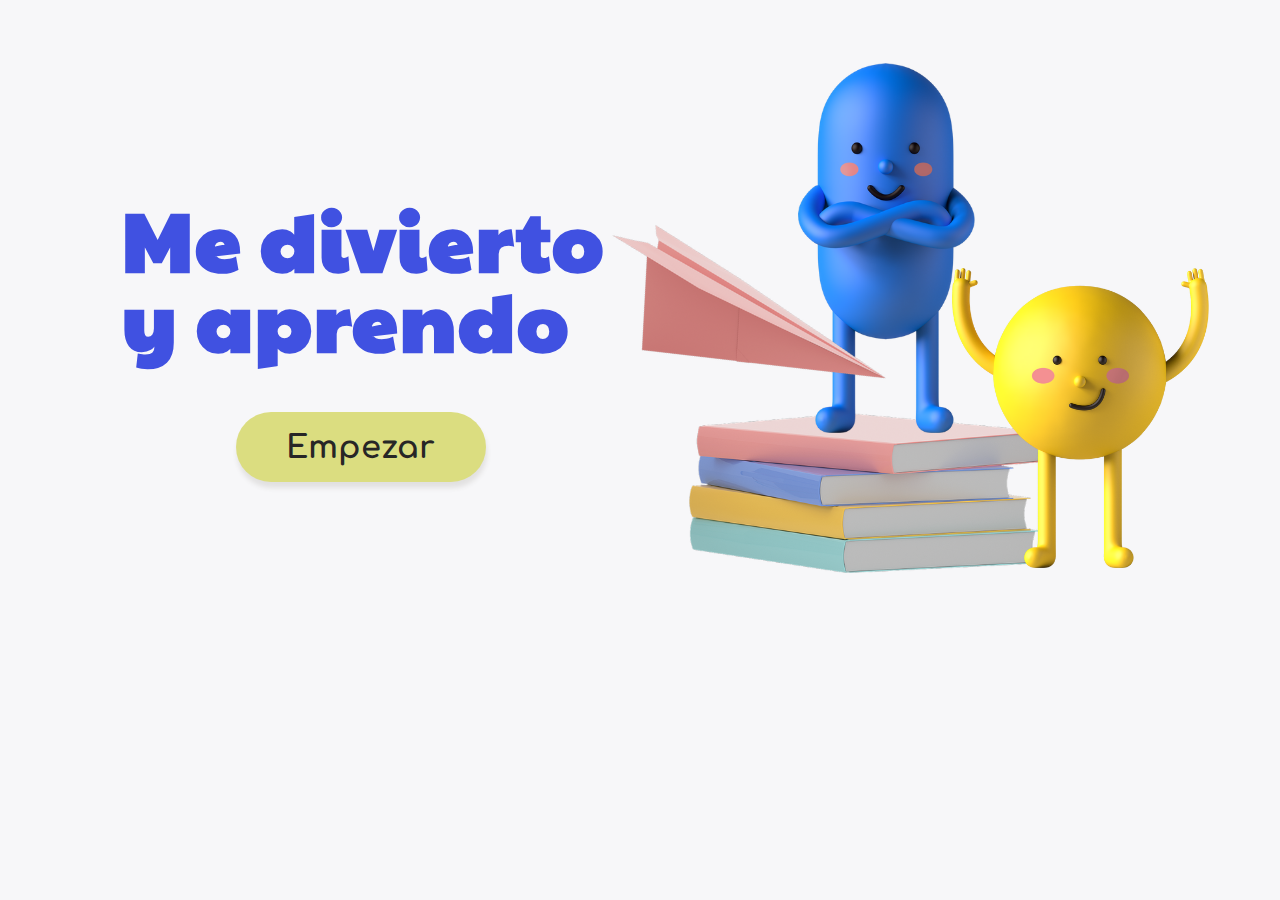
<file: index.html>
<!DOCTYPE html>
<html lang="en">
<head>
    <meta charset="UTF-8">
    <meta http-equiv="X-UA-Compatible" content="IE=edge">
    <meta name="viewport" content="width=device-width, initial-scale=1.0">
    <link rel="stylesheet" type="text/css" href="./styles/index.css"/>
    <link rel="stylesheet" type="text/css" href="//fonts.googleapis.com/css?family=Paytone+One|Comfortaa"/>
    <title>Aprendo-Home</title>
</head>
<body class="bg-gray">

    <div class="container">

        <div class="container-titulo">
            <h1 class="titulo">Me divierto y aprendo</h1>
            <button id="btnEmpezar" class="btn-empezar" >Empezar</button>
        </div>
   
        <div class="container-img">
            <div class="img-avion">
                <img id="avion" src="./public/img/avion.png">
            </div>
            <div class="img-azul">
                <img id="azul" src="./public/img/azul.png">
            </div>
            <div class="img-libros">
                <img id="libros" src="./public/img/libros.png">
            </div>
            <div class="img-amarillo">
                <img id="amarillo" src="./public/img/amarillo.png">
            </div>
        </div>
    </div>

    <script src="./js/index.js" type="module"></script>
</body>
</html>
</file>
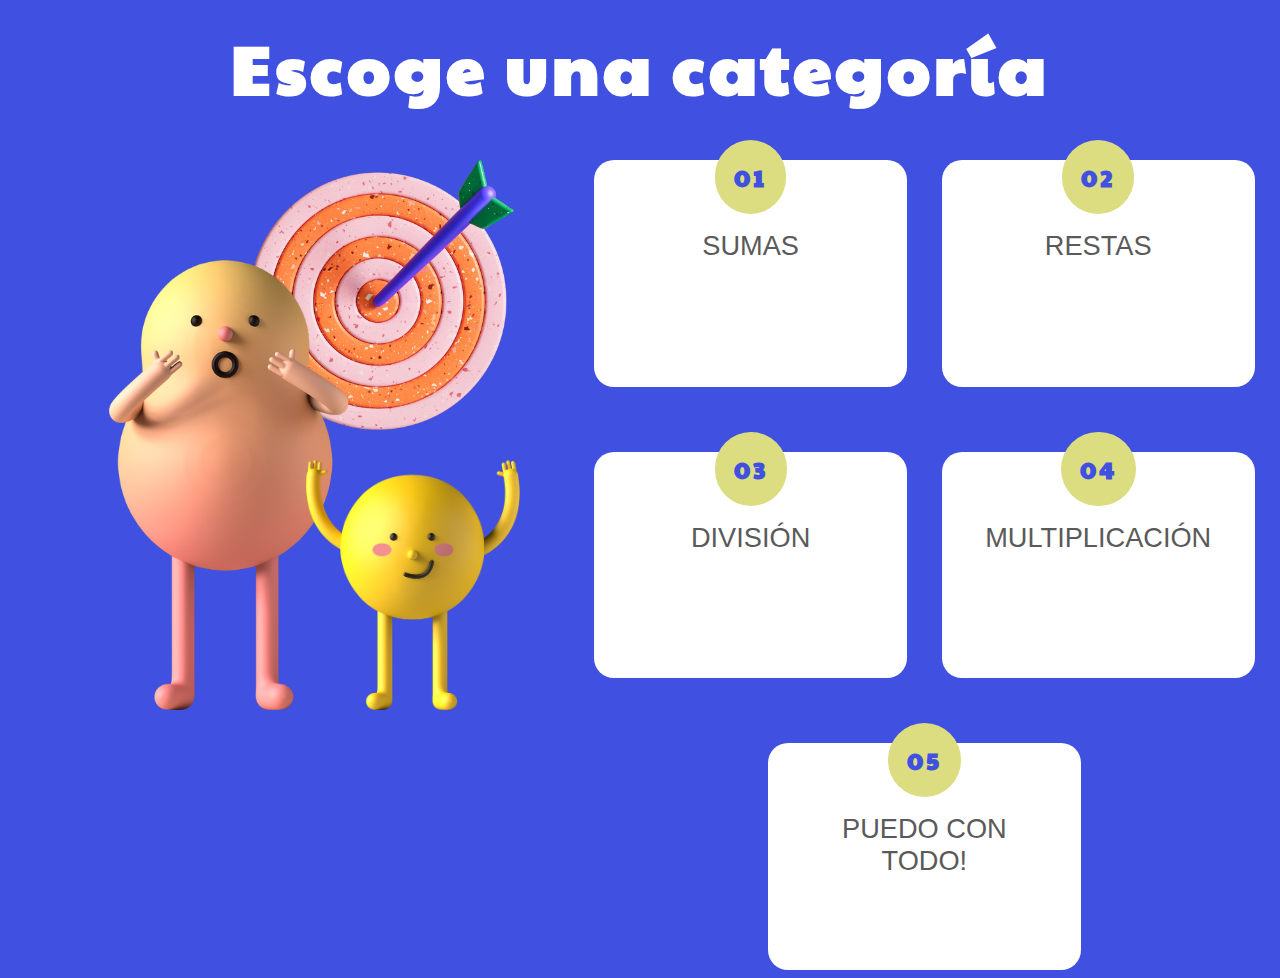
<file: categories.html>
<!DOCTYPE html>
<html lang="en">
<head>
    <meta charset="UTF-8">
    <meta http-equiv="X-UA-Compatible" content="IE=edge">
    <meta name="viewport" content="width=device-width, initial-scale=1.0">
    <link rel="stylesheet" type="text/css" href="./styles/categories.css">
    <link rel="stylesheet" type="text/css" href="//fonts.googleapis.com/css?family=Paytone+One">
    <title>Document</title>
</head>
<body class="bg-color">

    <div class="container">
        <div class="container-titulo">
            <h1 class="titulo">Escoge una categoría</h1>
        </div>
        <div class="container-img">
            <div class="img-flecha"> 
                <img id="flecha" src="./public/img/flecha.png">
            </div>
            <div class="img-papa">
                <img id="papa" src="./public/img/papa.png">
            </div>
            <div class="img-amarillo">
                <img id="amarillo" src="./public/img/amarillo.png">
            </div>
        </div>
        <div class="container-categorias">
            <div class="card">
                <span class="card-number">01</span>
                <span class="card-title">SUMAS</span>
            </div>
            <div class="card">
                <span class="card-number">02</span>
                <span class="card-title">RESTAS</span>
            </div>
            <div class="card">
                <span class="card-number">03</span>
                <span class="card-title">DIVISIÓN</span>
            </div>
            <div class="card">
                <span class="card-number">04</span>
                <span class="card-title">MULTIPLICACIÓN</span>
            </div>
            <div class="card">
                <span class="card-number">05</span>
                <span class="card-title">PUEDO CON TODO!</span>
            </div>
        </div>
    </div>
</body>
</html>
</file>
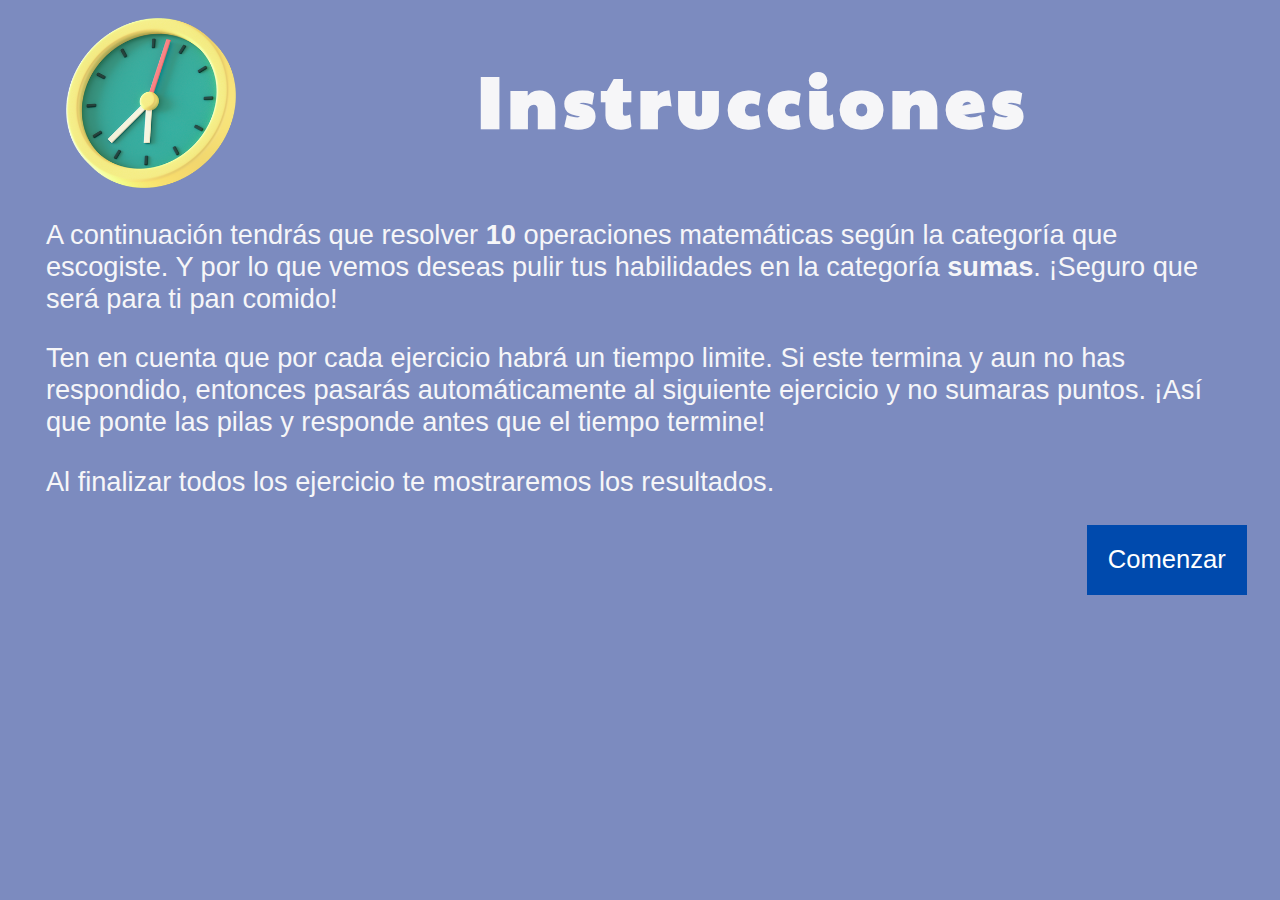
<file: consejos.html>
<!DOCTYPE html>
<html lang="en">
<head>
    <meta charset="UTF-8">
    <meta http-equiv="X-UA-Compatible" content="IE=edge">
    <meta name="viewport" content="width=device-width, initial-scale=1.0">
    <link rel="stylesheet" type="text/css" href="./styles/consejos.css">
    <link rel="stylesheet" type="text/css" href="//fonts.googleapis.com/css?family=Paytone+One">
    <title>Document</title>
</head>
<body class="bg-color">

    <div class="container">

        <div class="container-encabezado">
            <div class="container-img">
                <img id="reloj" src="./public/img/reloj.png">
            </div>
            <h1 class="titulo">Instrucciones</h1>
        </div>

        <div class="container-parrafo">
            <p>
                A continuación tendrás que resolver <span style="font-weight:bold">10</span> operaciones 
                matemáticas según la categoría que escogiste. 
                Y por lo que vemos deseas pulir tus habilidades
                en la categoría <span style="font-weight:bold">sumas</span>. ¡Seguro que será para ti 
                pan comido!
            </p>
            <p>
                Ten en cuenta que por cada ejercicio habrá un 
                tiempo limite. Si este termina y aun no has 
                respondido, entonces pasarás automáticamente 
                al siguiente ejercicio y no sumaras puntos. 
                ¡Así que ponte las pilas y responde antes 
                que el tiempo termine!

            </p>
            <p>
                Al finalizar todos los ejercicio te mostraremos 
                los resultados.
            </p>
        </div>

        <div class="form-control">
            <button>Comenzar</button>
        </div>

    </div>
</body>
</html>
</file>
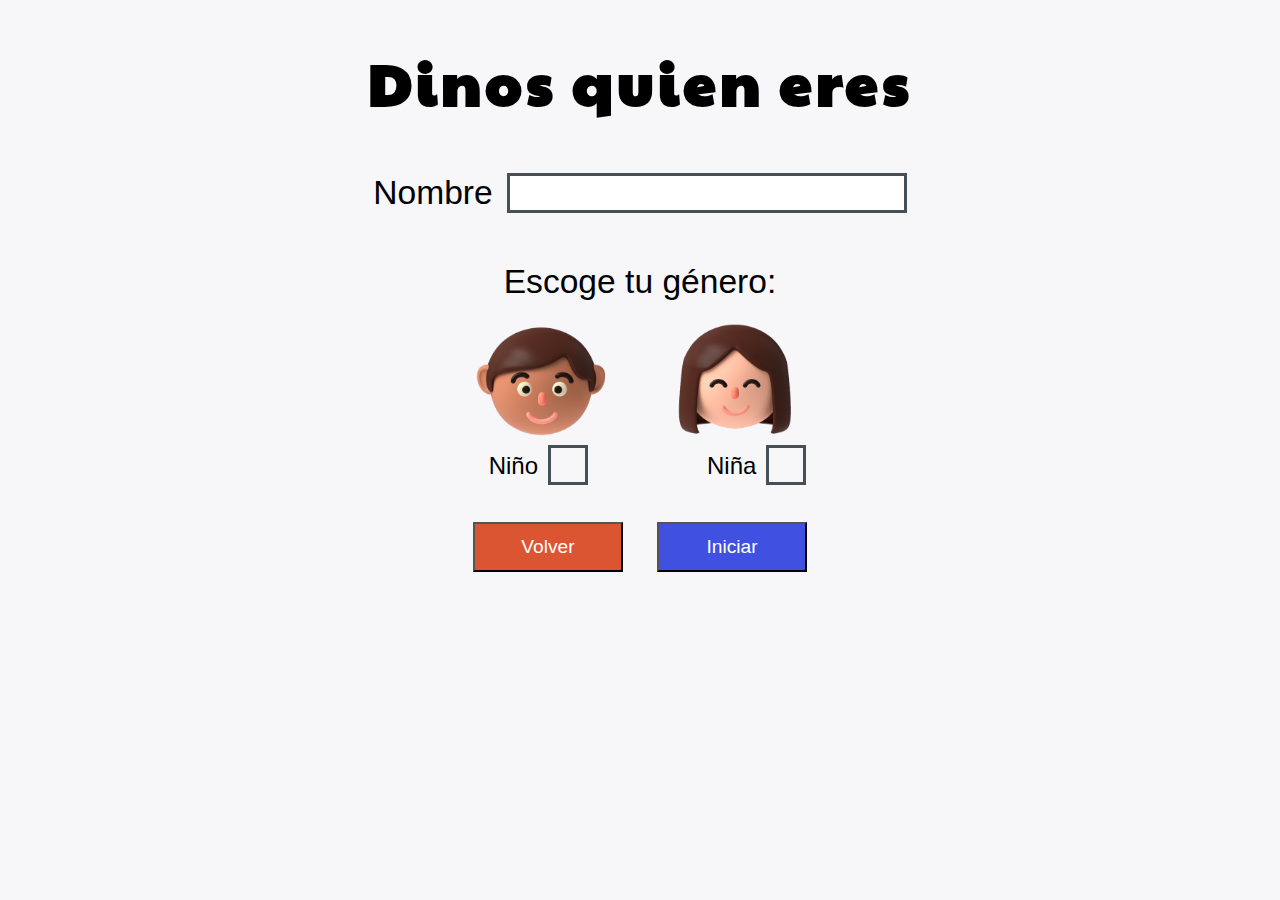
<file: register.html>
<!DOCTYPE html>
<html lang="en">
<head>
    <meta charset="UTF-8">
    <meta http-equiv="X-UA-Compatible" content="IE=edge">
    <meta name="viewport" content="width=device-width, initial-scale=1.0">
    <link rel="stylesheet" type="text/css" href="./styles/register.css">
    <link rel="stylesheet" type="text/css" href="//fonts.googleapis.com/css?family=Paytone+One">
    <title>Document</title>
</head>
<body class="bg-gray">
    <h1 class="titulo">Dinos quien eres</h1>
    
    <div class="form-control">
        <label class="lb-nombre">Nombre</label>
        <input class="txt-nombre" type="text">
    </div>

    <div class="form-control">
        <label class="lb-genero">Escoge tu género:</label>
        <div class="img-container">
            <img src="./public/img/chico.png">
            <img src="./public/img/chica.png">
        </div>

        <input type="radio" id="rb-chico" name="rb-genero" class="rb-chico">
        <label class="lbl-chico" for="rb-chico">Niño</label>
        
        <input type="radio" id="rb-chica" name="rb-genero" class="rb-chica">
        <label class="lbl-chica" for="rb-chica">Niña</label>
    </div>
    <div class="from-control">
        <div class="form-button">
            <button class="btn-volver">Volver</button>
            <button class="btn-iniciar">Iniciar</button>
        </div>
    </div>
    
</body>
</html>
</file>
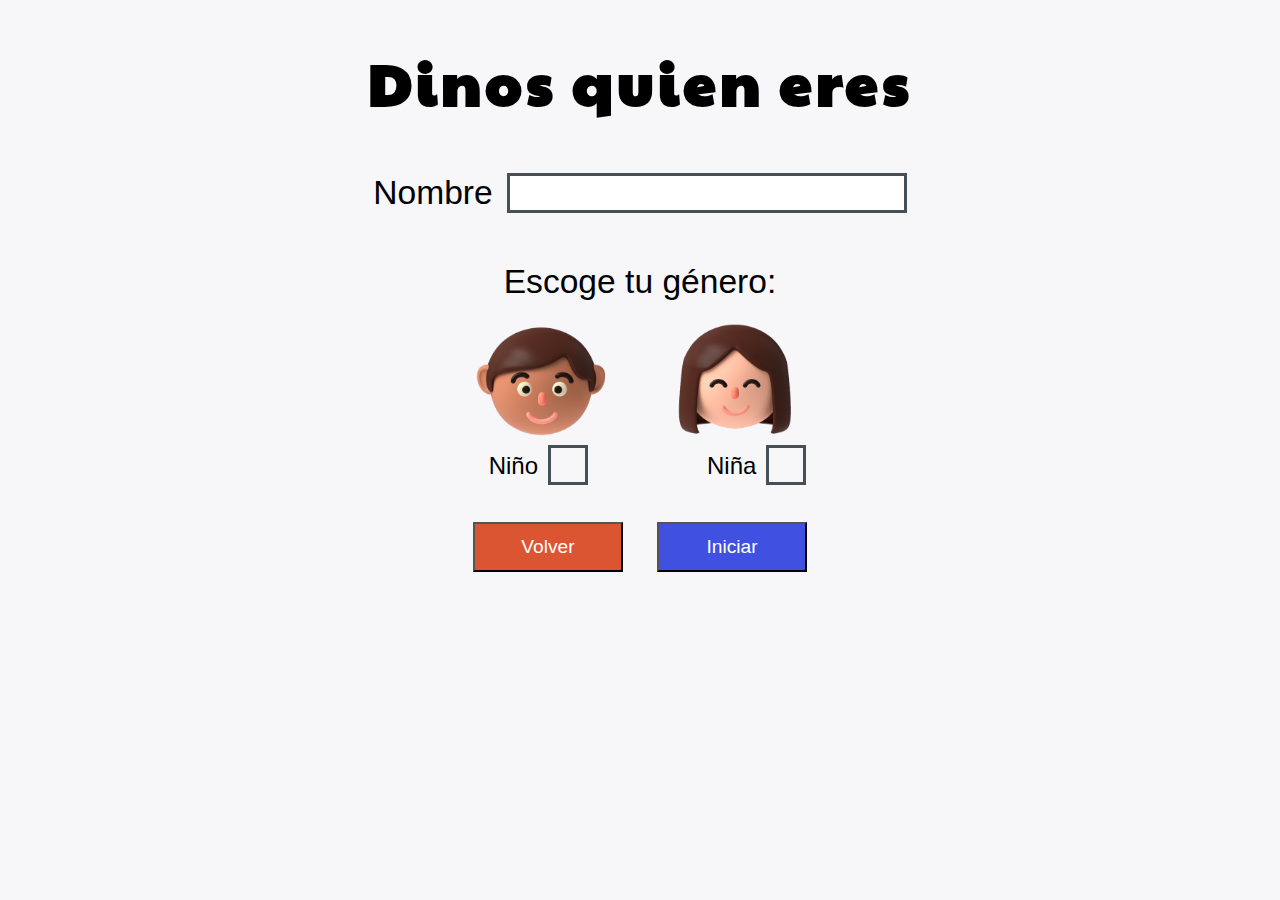
<file: pages/register.html>
<!DOCTYPE html>
<html lang="en">
<head>
    <meta charset="UTF-8">
    <meta http-equiv="X-UA-Compatible" content="IE=edge">
    <meta name="viewport" content="width=device-width, initial-scale=1.0">
    <link rel="stylesheet" type="text/css" href="../styles/register.css">
    <link rel="stylesheet" type="text/css" href="../styles/modal.css">
    <link rel="stylesheet" type="text/css" href="//fonts.googleapis.com/css?family=Paytone+One|Comfortaa">
    <title>Aprendo-Registrarse</title>
</head>
<body class="bg-gray">
    <script type="module">
        import { existSessionOpen } from "../js/authorize.js";
        import { redirectToCategories } from "../js/routes.js";
        if(existSessionOpen()){
        redirectToCategories();
        }
     </script>

    <h1 class="titulo">Dinos quien eres</h1>
    
    <div class="form-control">
        <label for="txtNombre" class="lb-nombre">Nombre</label>
        <input id="txtNombre" class="txt-nombre" type="text">
    </div>

    <div class="form-control">
        <label class="lb-genero">Escoge tu género:</label>
        <div class="img-container">
            <img src="../public/img/chico.png">
            <img src="../public/img/chica.png">
        </div>

        <input type="radio" id="rbChico" name="rb-genero" class="rb-chico">
        <label class="lbl-chico" for="rbChico">Niño</label>
        
        <input type="radio" id="rbChica" name="rb-genero" class="rb-chica">
        <label class="lbl-chica" for="rbChica">Niña</label>
    </div>
    
    <div class="from-control">
        <div class="form-button">
            <button id="btnVolver" class="btn-volver">Volver</button>
            <button id="btnIniciar" class="btn-iniciar">Iniciar</button>
        </div>
    </div>
    
    <div id="modalRegister" class="container-modal">
        <div class="modal">
            <div class="modal-header">
                <img id="iconAlert" src="../public/icon/alert.png">
            </div>
            <div class="modal-body">
                <h3 class="modal-title">Por favor, completa la información solicitada</h3>
                <button id="btnAceptar" class="btn-aceptar">Aceptar</button>
            </div>
        </div>
    </div>

    <script src="../js/register.js" type="module"></script>
</body>
</html>
</file>
<file: styles/index.css>
* {
    box-sizing: border-box;
}

/*Fondos de pantalla*/
.bg-gray{
    background-color: #f7f7f9;
}

/*paneles*/
.container{
 height: 94vh;
 display: flex;
 flex-wrap: wrap;
 align-items:stretch;
}

.container-titulo {
    width: 50%;
}

.container-img {
    position: relative;
    width: 50%;
}


/*Texto titulo pagina*/
.titulo {
    font-family: "Paytone One"; 
    letter-spacing: 2px;
    line-height: 80px;
    color: #4051e1;
    font-size: 5.1em;
    margin-top: 30%;
    margin-left: 18%;
}


.btn-empezar{
    width: 250px;
    height:70px;
    border-radius: 60px;
    color: rgba(39, 38, 38);
    font-size: 2em;
    font-family: "Comfortaa";
    font-weight: bold;
    margin-left: 36%;
    background-color: rgb(219 221 128);
    border: 5px rgb(125, 126, 58);
    box-shadow: 1px 6px 5px rgb(226, 225, 225);
}

.btn-empezar:hover{
    background-color: rgb(227, 230, 64);
    color: rgb(41, 41, 41);
    box-shadow: 1px 6px 5px rgb(180, 179, 179);
}

.img-avion{
    position: absolute;
    top: 260px;
    right: 60%;
    transform: rotate(24deg);
    z-index: 2;
}

.img-azul{
    height: 120px;
    position: absolute;
    top: 55px;
    right:47%;
    z-index:1;
}

.img-libros{
    height: 160px;
    position: absolute;
    top: 405px;
    right: 36%;
}

.img-amarillo {
    height: 300px;
    position: absolute;
    top: 260px;
    right: 10%;
}

#avion {
    height: 120px;;
}

#azul {
    height: 370px;
}

#amarillo {
    height: 300px;
}

#libros {
    height: 160px;
}

/*Desde aqui se maneja los tamaños de la pantalla*/
/*Para pantallas menores a 600 px*/
@media screen and (max-width:1200px){
    .container {
        height: 100vh;
    }
    .container-titulo {
        text-align: center;
        width: 100%;
        height: 40%;
    }
    
    .container-img {
        width: 100%;
        height: 60%;
    }

    .titulo {
        letter-spacing: 2px;
        line-height: 50px;
        color: #4051e1;
        font-size: 5em;
        margin-top: 7%;
        margin-left: 0%;
    }

    .btn-empezar{
        width: 190px;
        height:70px;
        font-size: 2em;
        font-weight: bold;
        margin-left: 0%;
    }
    
    .img-avion{
        position: absolute;
        top: 160px;
        right: 48%;
        transform: rotate(24deg);
        z-index: 2;
    }

    .img-azul{
        position: absolute;
        top: 25px;
        right:39%;
        z-index:1;
    }

    .img-libros{
        position: absolute;
        top: 260px;
        right: 33%;
    }

    .img-amarillo {
        position: absolute;
        top: 166px;
        right: 19%;
        z-index: 3;
    }
    
    #avion {
        height: 90px;;
    }

    #azul {
        height: 250px;
    }

    #amarillo {
        height: 200px;
    }

    #libros {
        height: 110px;
    }
}

/*Para pantallas menores a 600 px*/
@media screen and (max-width:600px){
    .container {
        height: 100vh;
    }
    .container-titulo {
        text-align: center;
        width: 100%;
        height: 40%;
    }
    
    .container-img {
        width: 100%;
        height: 60%;
    }

    .titulo {
        letter-spacing: 2px;
        line-height: 35px;
        color: #4051e1;
        font-size: 3em;
        margin-top: 7%;
        margin-left: 0%;
    }

    .btn-empezar{
        width: 150px;
        height:70px;
        font-size: 1.2em;
        font-weight: bold;
        margin-left: 0%;
    }
    
    .img-avion{
        position: absolute;
        top: 140px;
        right: 59%;
        transform: rotate(24deg);
        z-index: 2;
    }

    .img-azul{
        position: absolute;
        top: 20px;
        right:39%;
        z-index:1;
    }

    .img-libros{
        position: absolute;
        top: 240px;
        right: 33%;
    }

    .img-amarillo {
        position: absolute;
        top: 146px;
        right: 12%;
        z-index: 3;
    }
    
    #avion {
        height: 70px;;
    }

    #azul {
        height: 230px;
    }

    #amarillo {
        height: 190px;
    }

    #libros {
        height: 100px;
    }
}

/*Para pantallas menores a 346 px*/
@media screen and (max-width:400px){
    .container {
        height: 100vh;
    }
    .container-titulo {
        text-align: center;
        width: 100%;
        height: 40%;
    }
    
    .container-img {
        width: 100%;
        height: 60%;
    }

    .titulo {
        letter-spacing: 2px;
        line-height: 30px;
        color: #4051e1;
        font-size: 2em;
        margin-top: 7%;
        margin-left: 0%;
    }

    .btn-empezar{
        width: 150px;
        height:70px;
        font-size: 1.2em;
        font-weight: bold;
        margin-left: 0%;
    }
    
    .img-avion{
        position: absolute;
        top: 140px;
        right: 56%;
        transform: rotate(24deg);
        z-index: 2;
    }

    .img-azul{
        position: absolute;
        top: 20px;
        right:37%;
        z-index:1;
    }

    .img-libros{
        position: absolute;
        top: 210px;
        right: 29%;
    }

    .img-amarillo {
        position: absolute;
        top: 116px;
        right: 1%;
        z-index: 3;
    }
    
    #avion {
        height: 60px;;
    }

    #azul {
        height: 200px;
    }

    #amarillo {
        height: 160px;
    }

    #libros {
        height: 70px;
    }
}
</file>
<file: styles/categories.css>
*{
    box-sizing: border-box;
}

.bg-color {
    background-color: rgb(64 81 225);
}

.container{
    display: flex;
    flex-wrap: wrap;
}

.container-titulo{
    width: 100%;
    text-align: center;
}

.titulo {
    margin-top: 10px;
    color: white;
    font-family: "Paytone One";
    font-size: 4.3em;
    letter-spacing: 4px;
}

.container-img{
    width: 45%;
    position: relative;
    height: 90vh;
}

.container-categorias{
    width: 55%;
    display: flex;
    flex-wrap: wrap;
    justify-content: space-around;
    align-content: space-between;

}

#flecha{
    height: 270px;
}

#papa{
    height: 450PX;
}

#amarillo{
height: 250px;
}

.img-flecha{
    position: absolute;
    right: 11%;
}

.img-papa{
    position: absolute;
    right: 40%;
    top: 100px;
}

.img-amarillo{
    position: absolute;
    right: 10%;
    top: 300px;
}

/*Aqui se le da estilos a las card de categorias*/
.card{
    background-color: white;
    width: 45%;
    height: 28%;
    border-radius: 20px;
    position: relative;
    text-align: center;
    cursor: pointer;
}

.card-number{
    padding: 20px 19px;
    border-radius: 40px;
    background-color: rgb(219 221 128);
    color: rgb(64 81 225);
    font-size: 1.5em;
    font-weight: bold;
    font-family: "Paytone One";
    letter-spacing: 3px;

}

.card-title{
    position: absolute;
    width: 80%;
    right: 10%;
    text-align: center;
    top: 70px;
    font-size: 1.7em;
    font-family: sans-serif;
    color: rgb(90 90 90);
}

/*Hover en tarjetas*/
.card:hover{
    background-color: rgb(235, 235, 235);
    transition: all 300ms;
}

/*Boton*/
.form-control
{
    text-align: left;
}

button {
    width: 150px;
    height: 50px;
    color: white;
    font-size: 1.2em;
}

.btn-volver{
    background-color: rgb(219, 85, 51);
}

.btn-volver:hover{
    box-shadow: -5px 5px 5px rgb(130, 135, 180);
}

/*Desde aqui se maneja los tamaños de la pantalla*/
/*Para pantallas menores a 600 px*/
@media screen and (max-width:1200px){
    .titulo {
        font-size: 3em;
        letter-spacing: 4px;
    }
    .container-img{
        width: 45%;
        height: 60vh;
    }

    #flecha{
        height: 150px;
    }
    
    #papa{
        height: 249PX;
    }
    
    #amarillo{
    height: 138px;
    }

    .img-flecha{
        position: absolute;
        right: 25%;
    }
    
    .img-papa{
        position: absolute;
        right: 45%;
        top: 100px;
    }
    
    .img-amarillo{
        position: absolute;
        right: 15%;
        top: 211px;
    }

    .container-categorias{
        width: 55%;
        height: 400px;
        display: flex;
    }

    .card{
        width: 45%;
        height: 110px;
    }
    
    .card-title{
        top: 55px;
        font-size: 1em;
    }
}

/*Para pantallas menores a 600 px*/
@media screen and (max-width:600px){
    .titulo {
        font-size: 2.7em;
        letter-spacing: 4px;
    }
    .container-img{
        width: 45%;
        height: 60vh;
    }

    #flecha{
        height: 150px;
    }
    
    #papa{
        height: 249PX;
    }
    
    #amarillo{
    height: 138px;
    }

    .img-flecha{
        position: absolute;
        right: 25%;
    }
    
    .img-papa{
        position: absolute;
        right: 45%;
        top: 100px;
    }
    
    .img-amarillo{
        position: absolute;
        right: 15%;
        top: 211px;
    }

    .container-categorias{
        width: 55%;
        height: 700px;
        display: flex;
        flex-wrap: nowrap;
        flex-direction: column;
    }

    .card{
        width: 100%;
        height: 110px;
    }
    
    .card-title{
        top: 60px;
        font-size: 1.3em;
    }
}

/*Para pantallas menores a 346 px*/
@media screen and (max-width:400px){
    .titulo {
        margin-top: 0px;
        font-size: 2.5em;
        letter-spacing: 3px;
    }
    .container-img{
        width: 100%;
        height: 60vh;
    }

    #flecha{
        height: 150px;
    }
    
    #papa{
        height: 249PX;
    }
    
    #amarillo{
    height: 138px;
    }

    .img-flecha{
        position: absolute;
        right: 25%;
    }
    
    .img-papa{
        position: absolute;
        right: 45%;
        top: 100px;
    }
    
    .img-amarillo{
        position: absolute;
        right: 15%;
        top: 211px;
    }

    .container-categorias{
        width: 100%;
        height: 700px;
        display: flex;
        flex-wrap: nowrap;
        flex-direction: column;
    }

    .card{
        width: 100%;
        height: 110px;
    }
    
    .card-title{
        top: 60px;
        font-size: 1.3em;
    }
}
</file>
<file: styles/consejos.css>
*{
    box-sizing: border-box;
}

.bg-color{
    background-color: rgb(124 139 191);
}

.container {
    display: flex;
    flex-direction: column;
}

.container-encabezado{
    display: flex;
    flex-wrap: wrap;
}

.container-img{
    padding-top: 10px;
    text-align: right;
    width: 18%;
}

.container-parrafo{
 margin: 0 3%;
}

.form-control{
    text-align: right;
    padding-right: 2%;

}

#reloj{
    height: 170px;
}

.titulo{
    padding-top: 40px;
    margin: 0px;
    text-align: center;
    width: 82%;
    font-size: 4.5em;
    color: rgb(246, 246, 248);
    font-family: "Paytone One";
    letter-spacing: 6px;
}

p{
    color: rgb(246, 246, 248);;
    font-size: 1.7em;
    font-family: sans-serif;

}

button{
    height: 70px;
    width: 160px;
    font-size: 1.6em;
    background-color: rgb(0 74 173);
    color: white;
    border: none;
}

button:hover{
    background-color: rgb(5, 49, 107);
}

/*Desde aqui se maneja los tamaños de la pantalla*/
/*Para pantallas menores a 600 px*/
@media screen and (max-width:1200px){
    #reloj{
        height: 130px;
        margin-left: 12%;
    }
    
    .titulo{
        padding-top: 20px;
        font-size: 3.1em;
        letter-spacing: 5px;
    }

    p{
        font-size: 1.4em;    
    }

    button{
        position: fixed;
        bottom: 10px;
        right: 10px;
        height: 50px;
        width: 120px;
        font-size: 1.2em;
    }
}

/*Para pantallas menores a 600 px*/
@media screen and (max-width:600px){
    #reloj{
        height: 90px;
    }
    
    .titulo{
        padding-top: 20px;
        font-size: 2.4em;
        letter-spacing: 4px;
    }

    p{
        font-size: 1.2em;    
    }

    button{
        position: fixed;
        bottom: 10px;
        right: 10px;
        height: 50px;
        width: 120px;
        font-size: 1.2em;
    }
}

/*Para pantallas menores a 346 px*/
@media screen and (max-width:400px){
    .container-encabezado{
        flex-direction: column-reverse;
        align-items: center;
    }

    #reloj{
        height: 70px;
    }
    
    .titulo{
        padding-top: 20px;
        font-size: 2em;
        letter-spacing: 3px;
    }

    p{
        font-size: 1em;    
    }

    button{
        position: fixed;
        bottom: 10px;
        right: 10px;
        height: 50px;
        width: 120px;
        font-size: 1.2em;
    }
}
</file>
<file: styles/register.css>
*{
    box-sizing: border-box;
}
.bg-gray{
    background-color: rgb(247 247 249);
}

.titulo{
    font-family: "Paytone One";
    font-size: 3.7em;
    text-align: center;
    letter-spacing: 4px;
}

.form-control {
    text-align: center;
    margin: 50px 0 0 0;

}

.lb-nombre {
    font-family: arial;
    font-size: 2.1em;
    margin-right: 10px;
}

.lb-genero {
    font-family: arial;
    font-size: 2.1em;
}

/*radio button*/
input[type="radio"]{
    display: none;
}

.lbl-chico {
    margin-right: 100px;
}
.lbl-chico, .lbl-chica {
    color:black;
    padding: 7px 50px 7px 15px;
    display: inline-block;
    position: relative;
    font-size: 1.5em;
    font-family:'Arial Narrow Bold', sans-serif;
    border-radius: 3px;
    cursor: pointer;

    transition: all 0.3s ease;
}

.lbl-chico:hover, .lbl-chica:hover{
    background-color: rgb(0,116,218,0.2);
}

.lbl-chico:after, .lbl-chica:after{
    content: "";
    width: 34px;
    height: 34px;
    display: inline-block;
    background-color: none;
    border: 3px solid rgb(73 79 86);
    /*border-radius: 50%;*/
    position: absolute;
    right: 0px;
    top: 0px;

}

input[type="radio"]:checked + label{
    padding: 7px 15px;
    background-color: rgb(64 81 225);
    border-radius: 2px;
    color: white;
}

input[type="radio"]:checked + label:after{
    display: none;
}
/*radio button*/

.txt-nombre {
    border: solid rgb(73 79 86) 3px;
    width: 400px;
    height: 40px;
    font-size: 2.1em;
    padding-left: 10px;
    padding-right: 10px;
    color: rgb(64 81 225);
}



.img-container {
    text-align: center;
}

img{
    height: 120px;
    margin:20px 30px 0 30px;
}

.form-button {
    margin-top: 20px;
    text-align: center;
}

button {
    width: 150px;
    height: 50px;
    color: white;
    font-size: 1.2em;
}

.btn-iniciar, .btn-aceptar{
    background-color: rgb(64 81 225);
}

.btn-volver{
    background-color: rgb(219, 85, 51);
}

.btn-volver,.btn-iniciar {
    margin: 15px;
}

.btn-volver:hover{
    box-shadow: -5px 5px 5px rgb(130, 135, 180);
}
.btn-iniciar:hover, .btn-aceptar:hover{
    box-shadow: 5px 5px 5px rgb(130, 135, 180);
}

/*Desde aqui se maneja los tamaños de la pantalla*/

/*Para pantallas menores a 450px*/
@media screen and (max-width:450px){
    .titulo{
        width: 100%;
        font-size: 2.5em;
        letter-spacing: 3px;
    }

    .form-control {
        margin: 0 0 60px 0;    
    }

       
    .lb-nombre {
        display: block;
        font-family: arial;
        font-size: 1.5em;
        margin-right: 0;
    }

    .txt-nombre {
        display: block;
        width: 100%;
        font-size: 1.5em;
        text-align: center;
    }

    .lb-genero {
        font-family: arial;
        font-size: 1.5em;
    }

    img{
        height: 80px;
        margin:0 20px;
    }

    .lbl-chico, .lbl-chica {
        font-size: 1.3em;
        margin: 0 10px;
    }

    button {
        width: 100px;
    }
}
</file>
<file: styles/modal.css>
/*Diseño para el modal*/
.container-modal{
    display: none;
    background-color: rgba(0, 0, 0, 0.767);
    position: fixed;
    top: 0;
    left: 0;
    height: 100vh;
    width: 100%;
    z-index: 2;
}

.modal {
    background-color: white;
    position:fixed;
    top: 20%;
    width: 50%;
    left: 25%;
    right: 25%;
    text-align: center;
    box-shadow: 2px 2px 5px rgb(0, 0, 0), -2px -2px 5px rgb(0, 0, 0);
}

#iconAlert{
    height: 80px;
}

.modal-title{
    margin-top: 5px;
    padding: 0 5px;
    font-family: Comfortaa;
    font-size: 1.5em;
    /* letter-spacing: 2px; */
    color: rgb(99 99 99)
}

.btn-aceptar, .btn-rechazar {
    width: 150px;
    height: 50px;
    color: white;
    font-size: 1.2em;
}

.btn-aceptar{
    background-color: rgb(64 81 225);
    margin: 0 10px 20px 10px;
}

.btn-rechazar{
    background-color: rgb(219, 85, 51);
    margin: 0 10px 20px 10px;
}


.btn-aceptar:hover{
    box-shadow: 5px 5px 5px rgb(130, 135, 180);
}

.btn-rechazar:hover{
    box-shadow: -5px 5px 5px rgb(130, 135, 180);
}


/*Desde aqui se maneja los tamaños de la pantalla*/

/*Media queries para el modal*/
@media screen and (max-width: 600px){
    .modal {
        width: auto;
        left: 5%;
        right: 5%;
    }
}
</file>
